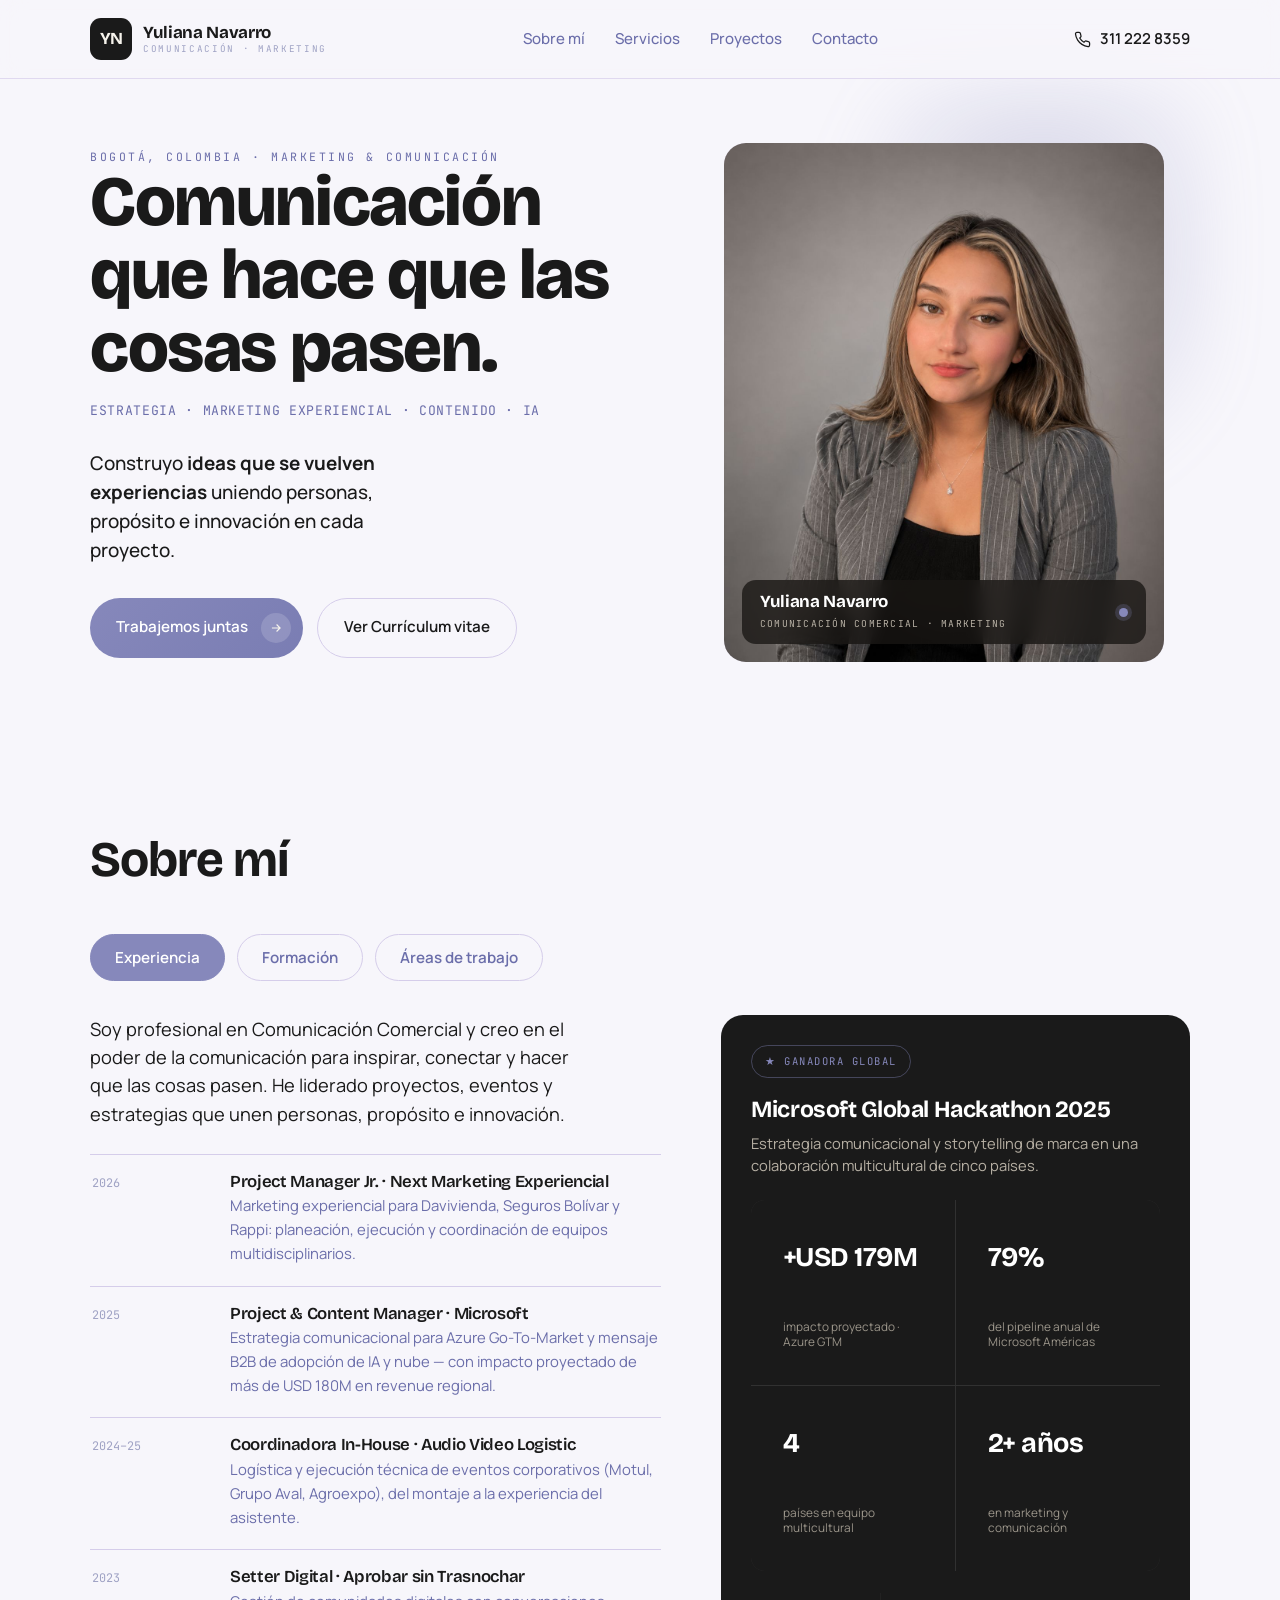
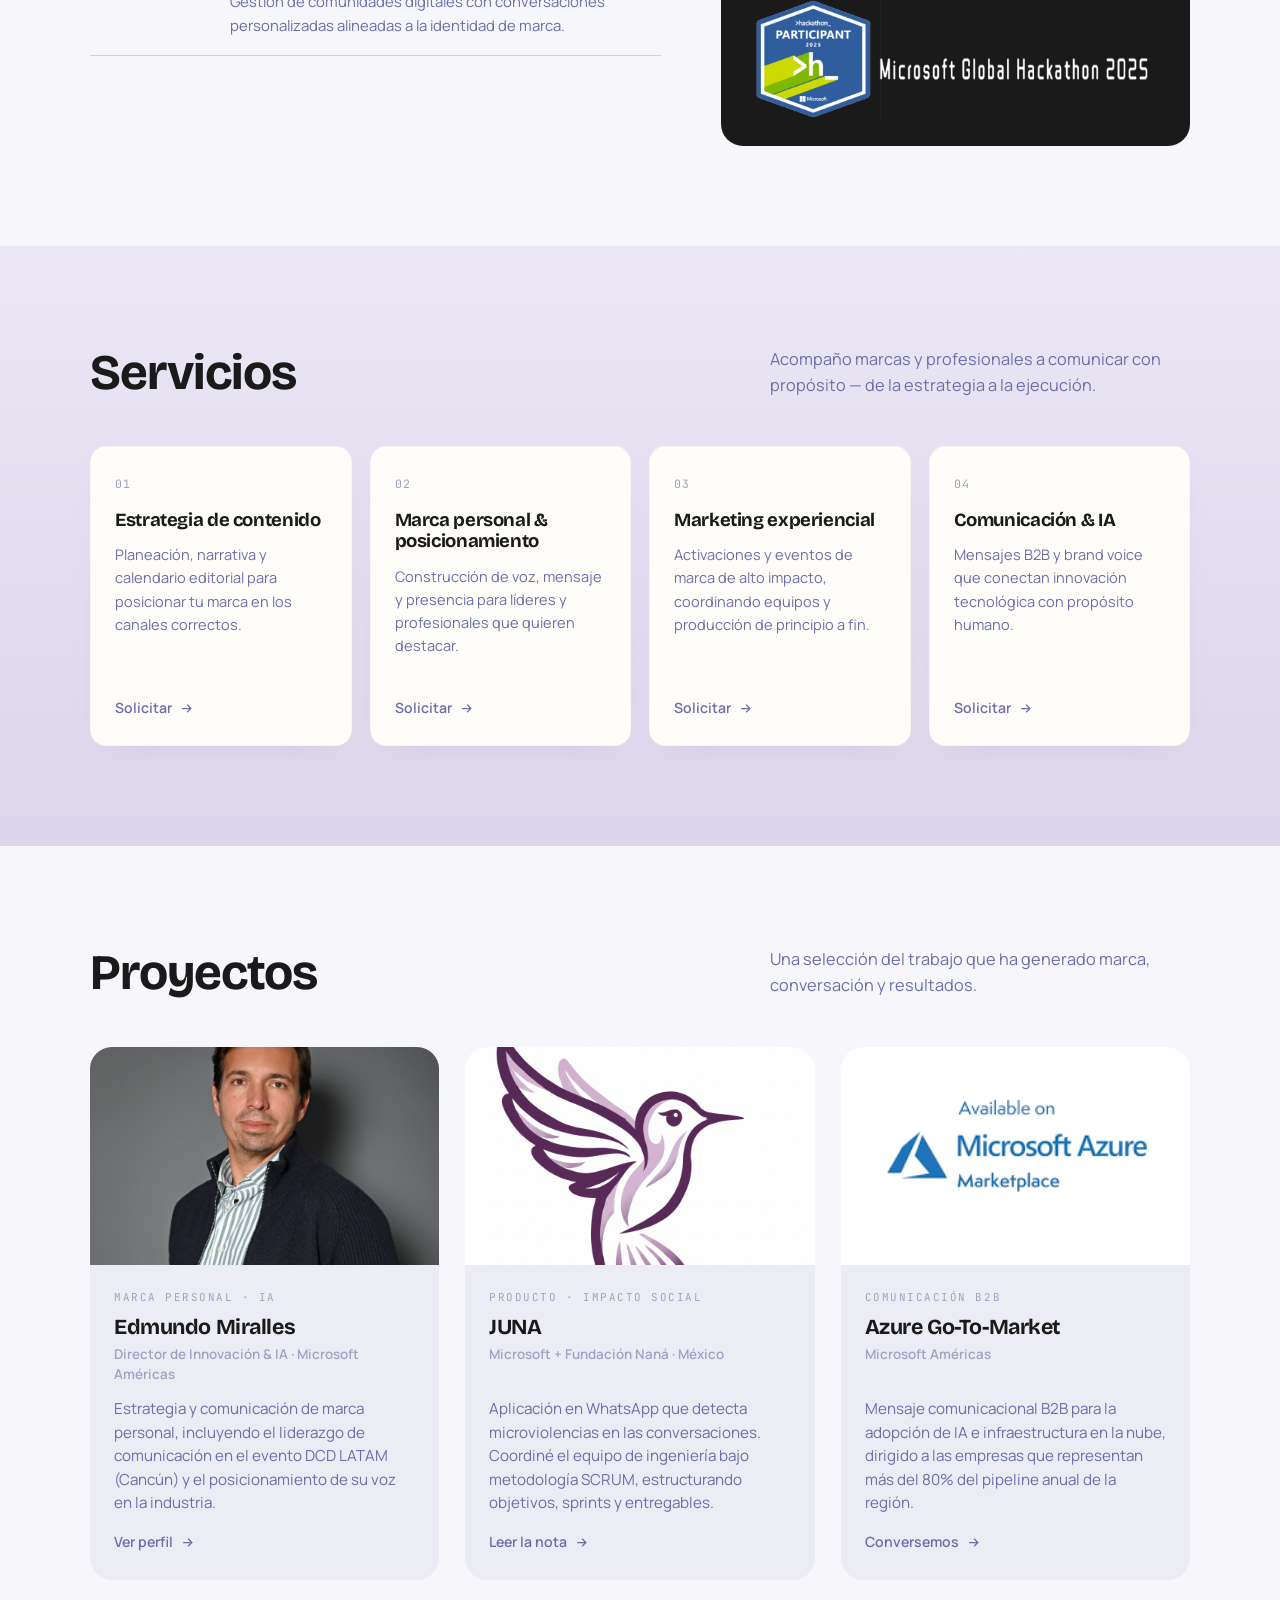
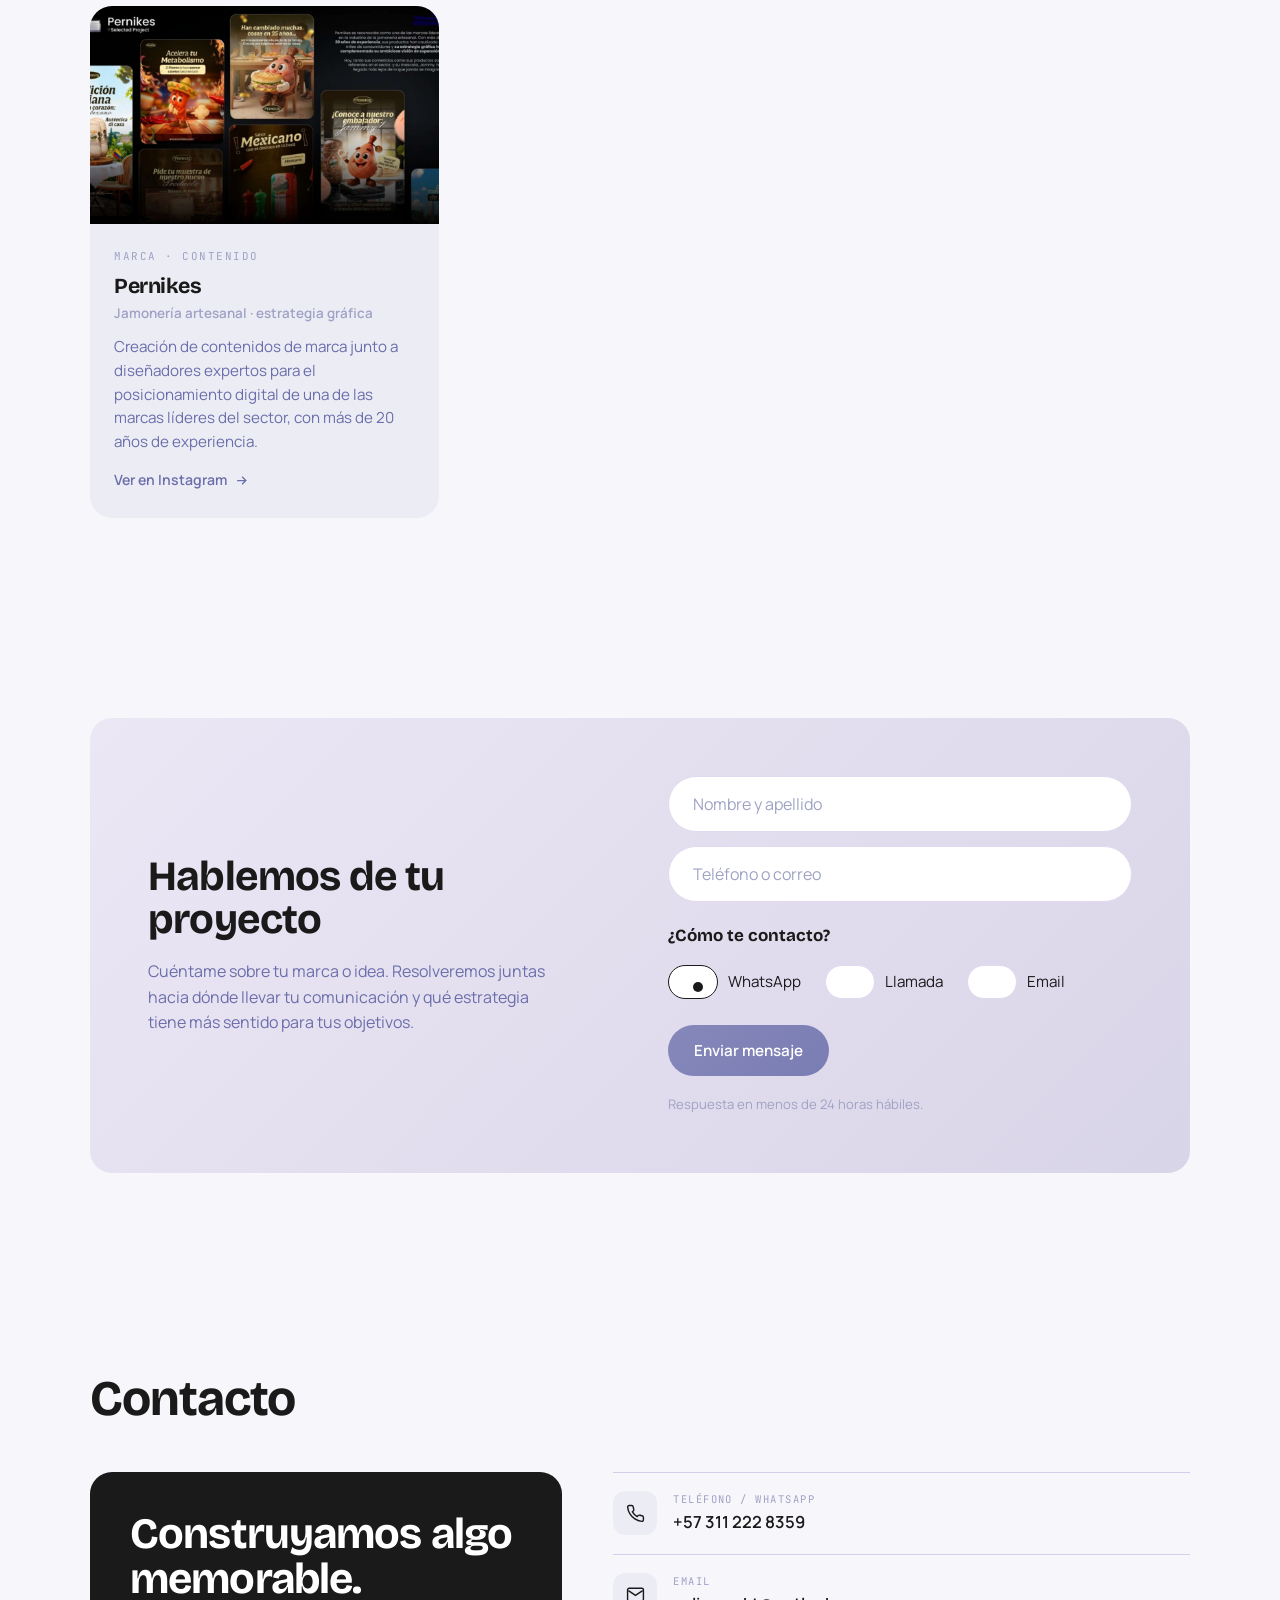
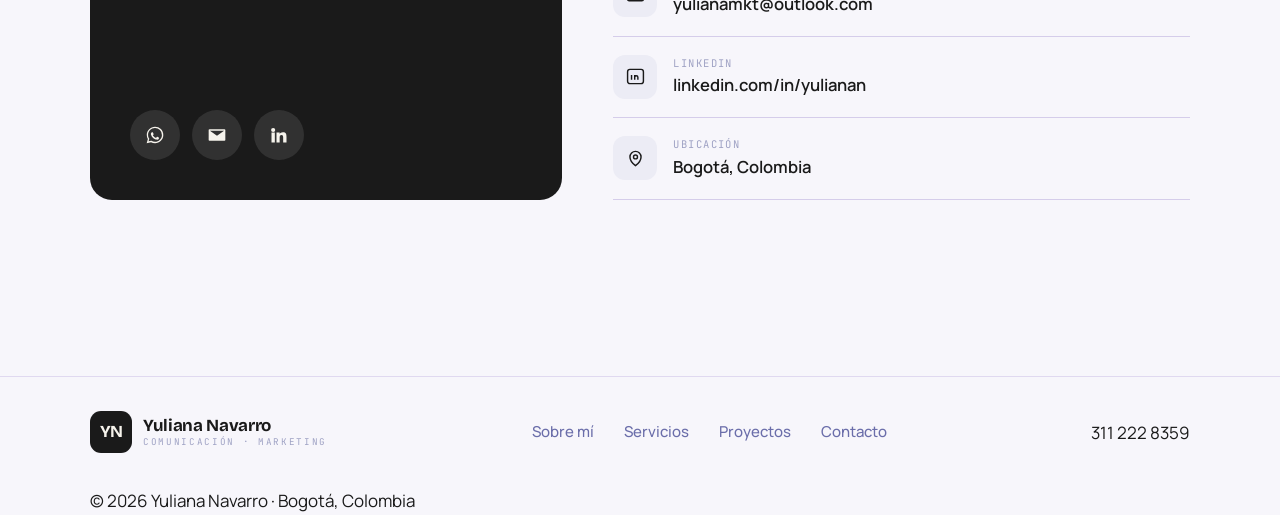
<file: index.html>
<!DOCTYPE html>
<html lang="es">
<head>
<meta charset="UTF-8">
<meta name="viewport" content="width=device-width, initial-scale=1.0">
<title>Yuliana Navarro · Comunicación & Marketing</title>
<link rel="preconnect" href="https://fonts.googleapis.com">
<link rel="preconnect" href="https://fonts.gstatic.com" crossorigin>
<link href="https://fonts.googleapis.com/css2?family=Bricolage+Grotesque:opsz,wght@12..96,500;12..96,600;12..96,700;12..96,800&family=Manrope:wght@400;500;600;700&family=JetBrains+Mono:wght@400;500&display=swap" rel="stylesheet">
<link rel="stylesheet" href="css/styles.css">
</head>
<body>

<!-- HEADER -->
<header class="site">
  <div class="wrap nav">
    <a class="logo" href="#top" aria-label="Yuliana Navarro inicio">
      <span class="mark">YN</span>
      <span class="name">Yuliana&nbsp;Navarro<small>Comunicación · Marketing</small></span>
    </a>
    <nav class="links">
      <a href="#sobre">Sobre mí</a>
      <a href="#servicios">Servicios</a>
      <a href="#proyectos">Proyectos</a>
      <a href="#contacto">Contacto</a>
    </nav>
    <a class="tel" href="tel:+573112228359">
      <svg viewBox="0 0 24 24"><path d="M22 16.92v3a2 2 0 0 1-2.18 2 19.79 19.79 0 0 1-8.63-3.07 19.5 19.5 0 0 1-6-6 19.79 19.79 0 0 1-3.07-8.67A2 2 0 0 1 4.11 2h3a2 2 0 0 1 2 1.72c.13.96.36 1.9.69 2.81a2 2 0 0 1-.45 2.11L8.09 9.91a16 16 0 0 0 6 6l1.27-1.27a2 2 0 0 1 2.11-.45c.91.33 1.85.56 2.81.69A2 2 0 0 1 22 16.92z"/></svg>
      311&nbsp;222&nbsp;8359
    </a>
    <button class="burger" id="burger" aria-label="Menú"><span></span><span></span><span></span></button>
  </div>
</header>

<a id="top"></a>

<!-- HERO -->
<section class="hero wrap">
  <div class="hero-grid">
    <div class="hero-left">
      <p class="eyebrow">Bogotá, Colombia · Marketing &amp; Comunicación</p>
      <h1>Comunicación que hace que las cosas pasen.</h1>
      <p class="sub">Estrategia · Marketing experiencial · Contenido · IA</p>
      <p class="mission">Construyo <b>ideas que se vuelven experiencias</b> uniendo personas, propósito e innovación en cada proyecto.</p>
      <div class="hero-actions">
        <a class="btn btn-accent" href="#contacto">Trabajemos juntas <span class="ico"><svg viewBox="0 0 24 24"><path d="M5 12h14M13 6l6 6-6 6"/></svg></span></a>
        <a class="btn btn-ghost" href="assets/pdf/Yuliana-Navarro-CV.pdf" target="_blank" rel="noopener">Ver Currículum vitae</a>
      </div>
    </div>
    <div class="hero-photo-wrap">
      <img class="hero-photo" src="assets/images/yuliana.jpg" alt="Yuliana Navarro">
      <div class="name-badge">
        <div>
          <h3>Yuliana Navarro</h3>
          <p>Comunicación Comercial · Marketing</p>
        </div>
        <span class="dot"></span>
      </div>
    </div>
  </div>
</section>

<!-- SOBRE MÍ -->
<section class="sec wrap" id="sobre">
  <div class="sec-head"><h2>Sobre mí</h2></div>

  <div class="tabs" id="tabs">
    <button class="tab active" data-tab="exp">Experiencia</button>
    <button class="tab" data-tab="form">Formación</button>
    <button class="tab" data-tab="areas">Áreas de trabajo</button>
  </div>

  <div class="about-grid">
    <div>
      <p class="about-intro">Soy profesional en Comunicación Comercial y creo en el poder de la comunicación para inspirar, conectar y hacer que las cosas pasen. He liderado proyectos, eventos y estrategias que unen personas, propósito e innovación.</p>

      <!-- Experiencia -->
      <div class="panel active" data-panel="exp">
        <ul class="exp-list">
          <li><span class="yr">2026</span><div><h4>Project Manager Jr. · Next Marketing Experiencial</h4><p>Marketing experiencial para Davivienda, Seguros Bolívar y Rappi: planeación, ejecución y coordinación de equipos multidisciplinarios.</p></div></li>
          <li><span class="yr">2025</span><div><h4>Project &amp; Content Manager · Microsoft</h4><p>Estrategia comunicacional para Azure Go-To-Market y mensaje B2B de adopción de IA y nube — con impacto proyectado de más de USD 180M en revenue regional.</p></div></li>
          <li><span class="yr">2024–25</span><div><h4>Coordinadora In-House · Audio Video Logistic</h4><p>Logística y ejecución técnica de eventos corporativos (Motul, Grupo Aval, Agroexpo), del montaje a la experiencia del asistente.</p></div></li>
          <li><span class="yr">2023</span><div><h4>Setter Digital · Aprobar sin Trasnochar</h4><p>Gestión de comunidades digitales con conversaciones personalizadas alineadas a la identidad de marca.</p></div></li>
        </ul>
      </div>

      <!-- Formación -->
      <div class="panel" data-panel="form">
        <details class="acc" open>
          <summary>Educación<span class="pm"></span></summary>
          <div class="acc-body">
            <div class="yr">Formación profesional</div>
            <strong>SENA</strong> — Tecnóloga en Comunicación Comercial.<br>
            <strong>SENA</strong> — Marketing Digital (2023).<br>
            <strong>Bootcamp MinTIC</strong> — Análisis de Datos.<br>
            <strong>Smart Academia</strong> — Inglés A2–B1 (en curso).
          </div>
        </details>
        <details class="acc">
          <summary>Reconocimientos<span class="pm"></span></summary>
          <div class="acc-body">
            <div class="yr">2025</div>
            <strong>Ganadora Global · Microsoft Global Hackathon 2025</strong> — proyecto para marketers desarrollado con equipos de cinco países; lideré la estrategia comunicacional y el storytelling de marca.
          </div>
        </details>
        <details class="acc">
          <summary>Herramientas<span class="pm"></span></summary>
          <div class="acc-body">
            <div class="yr">Stack de trabajo</div>
            Azure · Microsoft 365 · ClickUp · Notion · Google Workspace · Canva · CapCut · Adobe Express · Buffer · Claude &amp; ChatGPT · Metodologías ágiles (SCRUM).
          </div>
        </details>
      </div>

      <!-- Áreas -->
      <div class="panel" data-panel="areas">
        <div class="area-chips">
          <span>Marketing experiencial</span>
          <span>Estrategia de contenido</span>
          <span>Marca personal &amp; posicionamiento</span>
          <span>Comunicación B2B</span>
          <span>Gestión de proyectos &amp; eventos</span>
          <span>Brand voice</span>
          <span>Comunicación con IA</span>
          <span>Manejo de equipos</span>
        </div>
      </div>
    </div>

    <aside class="creds">
      <span class="badge">★ Ganadora Global</span>
      <h3>Microsoft Global Hackathon 2025</h3>
      <p class="sub">Estrategia comunicacional y storytelling de marca en una colaboración multicultural de cinco países.</p>
      <div class="stats">
        <div><div class="n">+USD 180M</div><div class="l">impacto proyectado · Azure GTM</div></div>
        <div><div class="n">80%</div><div class="l">del pipeline anual de Microsoft Américas</div></div>
        <div><div class="n">5</div><div class="l">países en equipo multicultural</div></div>
        <div><div class="n">3+ años</div><div class="l">en marketing y comunicación</div></div>
      </div>
      <div class="brands">
        <a href="https://www.credly.com/badges/2b98e32e-b417-486b-a475-18cc60edcf2c/linked_in_profile" target="_blank" rel="noopener">
          <img src="assets/images/microsoft-global.png" alt="Microsoft Global" class="logo-brand">
        </a>
      </div>
    </aside>
  </div>
</section>

<!-- SERVICIOS -->
<section class="sec wrap" id="servicios">
  <div class="sec-head">
    <h2>Servicios</h2>
    <p class="lead">Acompaño marcas y profesionales a comunicar con propósito — de la estrategia a la ejecución.</p>
  </div>
  <div class="svc-grid">
    <article class="svc">
      <span class="num">01</span>
      <h3>Estrategia de contenido</h3>
      <p>Planeación, narrativa y calendario editorial para posicionar tu marca en los canales correctos.</p>
      <a class="lnk" href="#contacto">Solicitar <svg viewBox="0 0 24 24"><path d="M5 12h14M13 6l6 6-6 6"/></svg></a>
    </article>
    <article class="svc">
      <span class="num">02</span>
      <h3>Marca personal &amp; posicionamiento</h3>
      <p>Construcción de voz, mensaje y presencia para líderes y profesionales que quieren destacar.</p>
      <a class="lnk" href="#contacto">Solicitar <svg viewBox="0 0 24 24"><path d="M5 12h14M13 6l6 6-6 6"/></svg></a>
    </article>
    <article class="svc">
      <span class="num">03</span>
      <h3>Marketing experiencial</h3>
      <p>Activaciones y eventos de marca de alto impacto, coordinando equipos y producción de principio a fin.</p>
      <a class="lnk" href="#contacto">Solicitar <svg viewBox="0 0 24 24"><path d="M5 12h14M13 6l6 6-6 6"/></svg></a>
    </article>
    <article class="svc">
      <span class="num">04</span>
      <h3>Comunicación &amp; IA</h3>
      <p>Mensajes B2B y brand voice que conectan innovación tecnológica con propósito humano.</p>
      <a class="lnk" href="#contacto">Solicitar <svg viewBox="0 0 24 24"><path d="M5 12h14M13 6l6 6-6 6"/></svg></a>
    </article>
  </div>
</section>

<!-- PROYECTOS -->
<section class="sec wrap" id="proyectos">
  <div class="sec-head">
    <h2>Proyectos</h2>
    <p class="lead">Una selección del trabajo que ha generado marca, conversación y resultados.</p>
  </div>
  <div class="proj-grid">
    <article class="proj">
      <img class="thumb" src="assets/images/edmundo.png" alt="Proyecto Edmundo Miralles">
      <div class="body">
        <span class="tag">Marca personal · IA</span>
        <h3>Edmundo Miralles</h3>
        <p class="role">Director de Innovación &amp; IA · Microsoft Américas</p>
        <p>Estrategia y comunicación de marca personal, incluyendo el liderazgo de comunicación en el evento DCD LATAM (Cancún) y el posicionamiento de su voz en la industria.</p>
        <a class="lnk" href="https://www.linkedin.com/in/mundo/" target="_blank" rel="noopener">Ver perfil <svg viewBox="0 0 24 24"><path d="M5 12h14M13 6l6 6-6 6"/></svg></a>
      </div>
    </article>

    <article class="proj">
      <img class="thumb" src="assets/images/juna.png" alt="Proyecto JUNA">
      <div class="body">
        <span class="tag">Producto · Impacto social</span>
        <h3>JUNA</h3>
        <p class="role">Microsoft + Fundación Naná · México</p>
        <p>Aplicación en WhatsApp que detecta microviolencias en las conversaciones. Coordiné el equipo de ingeniería bajo metodología SCRUM, estructurando objetivos, sprints y entregables.</p>
        <a class="lnk" href="https://cimacnoticias.com.mx/2025/09/12/presentan-juna-herramienta-en-whatsapp-para-detectar-violencia-en-el-noviazgo/" target="_blank" rel="noopener">Leer la nota <svg viewBox="0 0 24 24"><path d="M5 12h14M13 6l6 6-6 6"/></svg></a>
      </div>
    </article>

    <article class="proj">
      <img class="thumb" src="assets/images/azure.png" alt="Proyecto Azure Go-To-Market">
      <div class="body">
        <span class="tag">Comunicación B2B</span>
        <h3>Azure Go-To-Market</h3>
        <p class="role">Microsoft Américas</p>
        <p>Mensaje comunicacional B2B para la adopción de IA e infraestructura en la nube, dirigido a las empresas que representan más del 80% del pipeline anual de la región.</p>
        <a class="lnk" href="#contacto">Conversemos <svg viewBox="0 0 24 24"><path d="M5 12h14M13 6l6 6-6 6"/></svg></a>
      </div>
    </article>

    <article class="proj">
      <img class="thumb" src="assets/images/pernikes.png" alt="Proyecto Pernikes">
      <div class="body">
        <span class="tag">Marca · Contenido</span>
        <h3>Pernikes</h3>
        <p class="role">Jamonería artesanal · estrategia gráfica</p>
        <p>Creación de contenidos de marca junto a diseñadores expertos para el posicionamiento digital de una de las marcas líderes del sector, con más de 20 años de experiencia.</p>
        <a class="lnk" href="https://www.instagram.com/pernikes" target="_blank" rel="noopener">Ver en Instagram <svg viewBox="0 0 24 24"><path d="M5 12h14M13 6l6 6-6 6"/></svg></a>
      </div>
    </article>
  </div>
</section>

<!-- FORM -->
<section class="sec wrap" id="agenda">
  <div class="form-band">
    <div class="form-grid">
      <div>
        <h2>Hablemos de tu proyecto</h2>
        <p class="lead">Cuéntame sobre tu marca o idea. Resolveremos juntas hacia dónde llevar tu comunicación y qué estrategia tiene más sentido para tus objetivos.</p>
      </div>
      <form class="consult" id="consultForm">
        <input type="text" name="nombre" placeholder="Nombre y apellido" required>
        <input type="text" name="contacto" placeholder="Teléfono o correo" required>
        <p class="radio-q">¿Cómo te contacto?</p>
        <div class="radio-row">
          <label><input type="radio" name="via" value="WhatsApp" checked> WhatsApp</label>
          <label><input type="radio" name="via" value="Llamada"> Llamada</label>
          <label><input type="radio" name="via" value="Email"> Email</label>
        </div>
        <button class="btn btn-accent" type="submit">Enviar mensaje</button>
        <p class="form-note">Respuesta en menos de 24 horas hábiles.</p>
      </form>
    </div>
  </div>
</section>

<!-- CONTACTO -->
<section class="sec wrap" id="contacto">
  <div class="sec-head"><h2>Contacto</h2></div>
  <div class="contact-grid">
    <div class="contact-cta">
      <div>
        <h2>Construyamos algo memorable.</h2>
      </div>
      <div class="socials">
        <a href="https://wa.me/573112228359" target="_blank" rel="noopener" aria-label="WhatsApp">
          <svg viewBox="0 0 24 24"><path d="M12.04 2C6.58 2 2.13 6.45 2.13 11.91c0 1.75.46 3.45 1.32 4.95L2 22l5.25-1.38c1.45.79 3.08 1.21 4.79 1.21h.01c5.46 0 9.91-4.45 9.91-9.91 0-2.65-1.03-5.14-2.9-7.01A9.82 9.82 0 0 0 12.04 2zm0 1.67c2.2 0 4.27.86 5.83 2.42a8.2 8.2 0 0 1 2.42 5.82c0 4.54-3.7 8.24-8.25 8.24-1.52 0-3.01-.41-4.31-1.18l-.31-.18-3.11.82.83-3.04-.2-.32a8.18 8.18 0 0 1-1.26-4.34c0-4.54 3.7-8.24 8.25-8.24zm4.71 11.62c-.06-.1-.21-.16-.45-.28-.24-.12-1.42-.7-1.64-.78-.22-.08-.38-.12-.54.12-.16.24-.62.78-.76.94-.14.16-.28.18-.52.06-.24-.12-1.01-.37-1.93-1.19-.71-.64-1.19-1.42-1.33-1.66-.14-.24-.01-.37.11-.49.11-.11.24-.28.36-.42.12-.14.16-.24.24-.4.08-.16.04-.3-.02-.42-.06-.12-.54-1.3-.74-1.78-.2-.47-.39-.4-.54-.41h-.46c-.16 0-.42.06-.64.3-.22.24-.84.82-.84 2 0 1.18.86 2.32.98 2.48.12.16 1.69 2.58 4.1 3.62.57.25 1.02.4 1.37.51.58.18 1.1.16 1.51.1.46-.07 1.42-.58 1.62-1.14.2-.56.2-1.04.14-1.14z"/></svg>
        </a>
        <a href="mailto:yulianamkt@outlook.com" aria-label="Email">
          <svg viewBox="0 0 24 24"><path d="M3 5h18a1 1 0 0 1 1 1v12a1 1 0 0 1-1 1H3a1 1 0 0 1-1-1V6a1 1 0 0 1 1-1zm9 8L3.5 7h17z" fill-rule="evenodd"/></svg>
        </a>
        <a href="https://www.linkedin.com/in/yulianan/" target="_blank" rel="noopener" aria-label="LinkedIn">
          <svg viewBox="0 0 24 24"><path d="M4.98 3.5A2.5 2.5 0 1 1 5 8.5a2.5 2.5 0 0 1-.02-5zM3 9h4v12H3zM9 9h3.8v1.7h.05c.53-1 1.83-2.05 3.77-2.05C20.5 8.65 21 11.1 21 14.3V21h-4v-5.9c0-1.4-.03-3.2-1.95-3.2-1.96 0-2.26 1.53-2.26 3.1V21H9z"/></svg>
        </a>
      </div>
    </div>
    <div class="ci-list">
      <div class="ci-row">
        <span class="ic"><svg viewBox="0 0 24 24"><path d="M22 16.92v3a2 2 0 0 1-2.18 2 19.79 19.79 0 0 1-8.63-3.07 19.5 19.5 0 0 1-6-6 19.79 19.79 0 0 1-3.07-8.67A2 2 0 0 1 4.11 2h3a2 2 0 0 1 2 1.72c.13.96.36 1.9.69 2.81a2 2 0 0 1-.45 2.11L8.09 9.91a16 16 0 0 0 6 6l1.27-1.27a2 2 0 0 1 2.11-.45c.91.33 1.85.56 2.81.69A2 2 0 0 1 22 16.92z"/></svg></span>
        <div><div class="lab">Teléfono / WhatsApp</div><a class="val" href="tel:+573112228359">+57 311 222 8359</a></div>
      </div>
      <div class="ci-row">
        <span class="ic"><svg viewBox="0 0 24 24"><rect x="2" y="4" width="20" height="16" rx="2"/><path d="M3 7l9 6 9-6"/></svg></span>
        <div><div class="lab">Email</div><a class="val" href="mailto:yulianamkt@outlook.com">yulianamkt@outlook.com</a></div>
      </div>
      <div class="ci-row">
        <span class="ic"><svg viewBox="0 0 24 24"><rect x="2" y="3" width="20" height="18" rx="3"/><path d="M7 10v6M7 7v.01M11 16v-3a2 2 0 0 1 4 0v3M11 16v-6"/></svg></span>
        <div><div class="lab">LinkedIn</div><a class="val" href="https://www.linkedin.com/in/yulianan/" target="_blank" rel="noopener">linkedin.com/in/yulianan</a></div>
      </div>
      <div class="ci-row">
        <span class="ic"><svg viewBox="0 0 24 24"><path d="M12 21s-7-5.2-7-11a7 7 0 0 1 14 0c0 5.8-7 11-7 11z"/><circle cx="12" cy="10" r="2.5"/></svg></span>
        <div><div class="lab">Ubicación</div><span class="val">Bogotá, Colombia</span></div>
      </div>
    </div>
  </div>
</section>

<!-- FOOTER -->
<footer class="site">
  <div class="wrap foot">
    <a class="logo" href="#top">
      <span class="mark">YN</span>
      <span class="name">Yuliana&nbsp;Navarro<small>Comunicación · Marketing</small></span>
    </a>
    <nav class="links" style="display:flex">
      <a href="#sobre">Sobre mí</a>
      <a href="#servicios">Servicios</a>
      <a href="#proyectos">Proyectos</a>
      <a href="#contacto">Contacto</a>
    </nav>
    <a class="tel" href="tel:+573112228359" style="display:flex">
      <svg viewBox="0 0 24 24"><path d="M22 16.92v3a2 2 0 0 1-2.18 2 19.79 19.79 0 0 1-8.63-3.07 19.5 19.5 0 0 1-6-6 19.79 19.79 0 0 1-3.07-8.67A2 2 0 0 1 4.11 2h3a2 2 0 0 1 2 1.72c.13.96.36 1.9.69 2.81a2 2 0 0 1-.45 2.11L8.09 9.91a16 16 0 0 0 6 6l1.27-1.27a2 2 0 0 1 2.11-.45c.91.33 1.85.56 2.81.69A2 2 0 0 1 22 16.92z"/></svg>
      311&nbsp;222&nbsp;8359
    </a>
  </div>
  <div class="wrap copy">© 2026 Yuliana Navarro · Bogotá, Colombia</div>
</footer>

<script src="js/main.js"></script>
</body>
</html>
</file>
<file: css/styles.css>
:root{
    --bg:#F7F6FB;
    --surface:#ECECF5;
    --surface-2:#E3DDF1;
    --ink:#1A1A1A;
    --ink-2:#2A2A2A;
    --text:#1A1A1A;
    --muted:#6B6EAA;
    --muted-2:#9FA2C4;
    --line:#E0D9F0;
    --line-2:#D5CDEA;
    --white:#fff;
    --cream:#EBE7F5;
    --clay:#D5CDEA;
    --honey:#8688BB;
    --honey-d:#6B6EAA;
    --accent:#8688BB;
    --accent-d:#6B6EAA;
    --accent-soft:#EBE7F5;
    --gold:#8688BB;
    --r-lg:22px;
    --r-md:16px;
    --r-sm:12px;
    --maxw:1180px;
    --pad:clamp(20px,5vw,40px);
    --ff-head:"Bricolage Grotesque",system-ui,sans-serif;
    --ff-body:"Manrope",system-ui,sans-serif;
    --ff-mono:"JetBrains Mono",monospace;
  }
  *{box-sizing:border-box;margin:0;padding:0}
  html{scroll-behavior:smooth}
  body{background:var(--bg);color:var(--text);font-family:var(--ff-body);font-size:17px;line-height:1.6;-webkit-font-smoothing:antialiased;text-rendering:optimizeLegibility;overflow-x:hidden}
  .wrap{max-width:var(--maxw);margin:0 auto;padding-inline:var(--pad)}
  h1,h2,h3,h4{font-family:var(--ff-head);font-weight:700;line-height:1.04;letter-spacing:-0.02em;color:var(--ink)}
  a{color:inherit;text-decoration:none}
  img{max-width:100%;display:block}
  .eyebrow{font-family:var(--ff-mono);font-size:.72rem;letter-spacing:.22em;text-transform:uppercase;color:var(--accent-d)}

  .btn{display:inline-flex;align-items:center;gap:.6em;font-family:var(--ff-body);font-weight:600;font-size:.95rem;border:none;cursor:pointer;border-radius:999px;padding:15px 26px;transition:transform .18s ease,background .18s ease,box-shadow .18s ease;white-space:nowrap}
  .btn-dark{background:var(--ink);color:#F6F3EC}
  .btn-dark:hover{background:#000;transform:translateY(-2px);box-shadow:0 12px 28px -14px rgba(0,0,0,.55)}
  .btn-accent{background:linear-gradient(135deg,var(--honey),#7A7DB3);color:#fff}
  .btn-accent:hover{filter:brightness(1.05);transform:translateY(-2px);box-shadow:0 16px 32px -14px rgba(134,136,187,.65)}
  .btn-accent .ico{background:rgba(255,255,255,.16)}
  .btn-accent .ico svg{stroke:#fff}
  .btn-ghost{background:transparent;color:var(--ink);border:1.5px solid var(--line-2)}
  .btn-ghost:hover{border-color:var(--ink);background:var(--ink);color:#F6F3EC}
  .btn .ico{width:30px;height:30px;border-radius:999px;background:rgba(255,255,255,.16);display:grid;place-items:center;margin-right:-14px;margin-left:4px}
  .btn .ico svg{width:14px;height:14px;stroke:#F6F3EC;fill:none;stroke-width:2}

  header.site{position:sticky;top:0;z-index:50;background:rgba(247,246,251,.82);backdrop-filter:blur(12px);border-bottom:1px solid var(--line)}
  .nav{display:flex;align-items:center;justify-content:space-between;gap:24px;height:78px}
  .logo{display:flex;align-items:center;gap:11px}
  .logo .mark{width:42px;height:42px;border-radius:11px;background:var(--ink);color:#F6F3EC;display:grid;place-items:center;font-family:var(--ff-head);font-weight:700;font-size:1.05rem;letter-spacing:-.04em}
  .logo .name{font-family:var(--ff-head);font-weight:700;font-size:1.06rem;letter-spacing:-.02em;color:var(--ink);line-height:1.05}
  .logo .name small{display:block;font-family:var(--ff-mono);font-weight:400;font-size:.58rem;letter-spacing:.18em;text-transform:uppercase;color:var(--muted-2);margin-top:3px}
  nav.links{display:flex;gap:30px}
  nav.links a{font-size:.94rem;font-weight:500;color:var(--muted);transition:color .15s;position:relative;display:inline-block}
  nav.links a::after{content:"";position:absolute;bottom:-4px;left:0;width:0;height:2px;background:var(--honey);transition:width .3s ease;border-radius:1px}
  nav.links a:hover{color:var(--ink)}
  nav.links a:active{color:var(--accent-d)}
  nav.links a:hover::after{width:100%}
  nav.links a:active::after{width:100%;background:var(--accent-d)}
  .nav .tel{display:flex;align-items:center;gap:9px;font-weight:600;font-size:.94rem;color:var(--ink)}
  .nav .tel svg{width:17px;height:17px;stroke:var(--ink);fill:none;stroke-width:1.8}
  .burger{display:none;background:none;border:none;cursor:pointer;flex-direction:column;gap:5px;padding:8px;transition:all .3s ease;z-index:51}
  .burger span{width:24px;height:2px;background:var(--ink);border-radius:2px;transition:all .3s ease}
  .burger.open span:nth-child(1){transform:rotate(45deg) translateY(12px)}
  .burger.open span:nth-child(2){opacity:0}
  .burger.open span:nth-child(3){transform:rotate(-45deg) translateY(-12px)}

  /* Hero */
  .hero{padding-top:clamp(36px,6vw,64px);padding-bottom:clamp(40px,6vw,72px)}
  .hero-grid{display:grid;grid-template-columns:1.05fr .95fr;gap:clamp(28px,5vw,64px);align-items:center}
  .hero h1{font-size:clamp(2.6rem,6vw,4.4rem);font-weight:800}
  .hero .sub{margin-top:14px;font-family:var(--ff-mono);font-size:.82rem;letter-spacing:.05em;color:var(--muted);text-transform:uppercase}
  .hero .mission{margin-top:28px;font-size:1.18rem;line-height:1.55;color:var(--text);max-width:30ch;font-weight:500}
  .hero .mission b{color:var(--ink);font-weight:700}
  .hero-actions{margin-top:32px;display:flex;gap:14px;flex-wrap:wrap}
  .hero-photo-wrap{position:relative;width:100%;max-width:440px;margin-inline:auto}
  .hero-photo{width:100%;aspect-ratio:1/1.18;object-fit:cover;object-position:50% 18%;border-radius:var(--r-lg);background:var(--surface-2)}
  .name-badge{position:absolute;left:18px;bottom:18px;right:18px;background:rgba(25,23,20,.78);backdrop-filter:blur(8px);color:#F6F3EC;border-radius:14px;padding:13px 18px;display:flex;align-items:center;justify-content:space-between;gap:12px}
  .name-badge h3{color:#fff;font-size:1.06rem;font-weight:700;line-height:1.1}
  .name-badge p{font-family:var(--ff-mono);font-size:.6rem;letter-spacing:.13em;text-transform:uppercase;color:#B7B0A4;margin-top:4px}
  .name-badge .dot{width:9px;height:9px;border-radius:999px;background:#7CD17C;flex:none;box-shadow:0 0 0 4px rgba(124,209,124,.18)}

  .sec{padding-block:clamp(54px,8vw,100px)}
  .sec-head{display:flex;align-items:flex-end;justify-content:space-between;gap:24px;margin-bottom:clamp(28px,4vw,48px)}
  .sec-head h2{font-size:clamp(2.1rem,4.6vw,3.1rem)}
  .sec-head .lead{max-width:42ch;color:var(--muted);font-size:1.02rem}

  /* About */
  .tabs{display:flex;gap:12px;flex-wrap:wrap;margin-bottom:34px}
  .tab{font-family:var(--ff-body);font-weight:600;font-size:.95rem;border:1.5px solid var(--line-2);background:transparent;color:var(--muted);border-radius:999px;padding:12px 24px;cursor:pointer;transition:all .18s}
  .tab:hover{color:var(--ink);border-color:var(--ink)}
  .tab.active{background:var(--honey);color:#fff;border-color:var(--honey)}
  .about-grid{display:grid;grid-template-columns:1fr .82fr;gap:clamp(30px,5vw,60px);align-items:start}
  .about-intro{font-size:1.14rem;line-height:1.55;color:var(--text);margin-bottom:26px;max-width:46ch}
  .panel{display:none;animation:fade .4s ease}
  .panel.active{display:block}
  @keyframes fade{from{opacity:0;transform:translateY(8px)}to{opacity:1;transform:none}}
  details.acc{border-top:1px solid var(--line-2)}
  details.acc:last-child{border-bottom:1px solid var(--line-2)}
  details.acc summary{list-style:none;cursor:pointer;display:flex;align-items:center;justify-content:space-between;gap:16px;padding:18px 2px;font-family:var(--ff-head);font-weight:600;font-size:1.08rem;color:var(--ink)}
  details.acc summary::-webkit-details-marker{display:none}
  details.acc summary .pm{position:relative;width:18px;height:18px;flex:none}
  details.acc summary .pm::before,details.acc summary .pm::after{content:"";position:absolute;background:var(--ink);border-radius:2px;transition:transform .25s}
  details.acc summary .pm::before{left:0;top:8px;width:18px;height:2px}
  details.acc summary .pm::after{left:8px;top:0;width:2px;height:18px}
  details.acc[open] summary .pm::after{transform:scaleY(0)}
  details.acc .acc-body{padding:0 2px 22px;color:var(--muted);font-size:.97rem;line-height:1.65}
  details.acc .acc-body .yr{font-family:var(--ff-mono);font-size:.72rem;letter-spacing:.05em;color:var(--muted-2);margin-bottom:8px}
  details.acc .acc-body strong{color:var(--text);font-weight:600}
  .exp-list{list-style:none;display:flex;flex-direction:column;gap:2px}
  .exp-list li{border-top:1px solid var(--line-2);padding:18px 2px;display:grid;grid-template-columns:120px 1fr;gap:18px;align-items:baseline}
  .exp-list li:last-child{border-bottom:1px solid var(--line-2)}
  .exp-list .yr{font-family:var(--ff-mono);font-size:.74rem;color:var(--muted-2);white-space:nowrap}
  .exp-list h4{font-size:1.05rem;font-weight:600}
  .exp-list p{font-size:.93rem;color:var(--muted);margin-top:4px}
  .area-chips{display:flex;flex-wrap:wrap;gap:12px}
  .area-chips span{border:1.5px solid var(--line-2);border-radius:999px;padding:11px 20px;font-weight:600;font-size:.95rem;color:var(--ink)}

  /* Highlights panel (about right) */
  .creds{background:var(--ink);color:#EEEAE1;border-radius:var(--r-lg);padding:30px 30px 26px;position:sticky;top:100px}
  .creds .badge{display:inline-flex;align-items:center;gap:8px;font-family:var(--ff-mono);font-size:.66rem;letter-spacing:.14em;text-transform:uppercase;color:var(--gold);border:1px solid rgba(134,136,187,.4);border-radius:999px;padding:7px 13px}
  .creds h3{color:#fff;font-size:1.45rem;margin-top:18px;line-height:1.12}
  .creds .sub{color:#B7B0A4;font-size:.92rem;margin-top:10px;line-height:1.5}
  .stats{display:grid;grid-template-columns:1fr 1fr;gap:1px;background:rgba(255,255,255,.1);border-radius:14px;overflow:hidden;margin-top:24px}
  .stats div{background:var(--ink);padding:18px 16px;opacity:0;animation:statsIn .6s cubic-bezier(.22,.61,.36,1) forwards}
  .stats div:nth-child(1){animation-delay:.1s}
  .stats div:nth-child(2){animation-delay:.2s}
  .stats div:nth-child(3){animation-delay:.3s}
  .stats div:nth-child(4){animation-delay:.4s}
  @keyframes statsIn{from{opacity:0;transform:scale(.95)}to{opacity:1;transform:scale(1)}}
  .stats .n{font-family:var(--ff-head);font-weight:700;font-size:1.7rem;color:#fff;letter-spacing:-.02em;min-height:1.7em}
  .stats .l{font-size:.74rem;color:#9b958a;margin-top:3px;line-height:1.3}
  .brands{margin-top:22px;display:flex;flex-wrap:wrap;gap:8px 16px}
  .brands span{font-family:var(--ff-head);font-weight:600;font-size:.92rem;color:#cbc5ba}

  /* Services */
  .svc-grid{display:grid;grid-template-columns:repeat(4,1fr);gap:18px}
  .svc{background:#FFFDF9;border:1px solid rgba(134,136,187,.07);border-radius:var(--r-md);padding:28px 24px 26px;display:flex;flex-direction:column;min-height:300px;box-shadow:0 10px 30px -22px rgba(134,136,187,.4);transition:transform .2s,box-shadow .2s}
  .svc:hover{transform:translateY(-4px);box-shadow:0 26px 48px -28px rgba(134,136,187,.5)}
  .svc .num{font-family:var(--ff-mono);font-size:.72rem;color:var(--muted-2);letter-spacing:.1em}
  .svc h3{font-size:1.16rem;margin-top:16px;line-height:1.15}
  .svc p{font-size:.91rem;color:var(--muted);margin-top:12px;flex:1}
  .svc .lnk{margin-top:18px;font-weight:600;font-size:.88rem;color:var(--accent-d);display:inline-flex;align-items:center;gap:7px}
  .svc .lnk svg{width:15px;height:15px;stroke:var(--accent-d);fill:none;stroke-width:2;transition:transform .2s}
  .svc:hover .lnk svg{transform:translateX(4px)}

  /* Projects */
  .proj-grid{display:grid;grid-template-columns:repeat(3,1fr);gap:clamp(18px,2.4vw,26px)}
  .proj{background:var(--surface);border-radius:var(--r-lg);overflow:hidden;display:flex;flex-direction:column;transition:transform .2s,box-shadow .2s}
  .proj:hover{transform:translateY(-4px);box-shadow:0 26px 50px -30px rgba(0,0,0,.45)}
  .proj .thumb{width:100%;aspect-ratio:16/10;object-fit:cover;background:#1a1a1a}
  .proj .body{padding:24px 24px 26px;display:flex;flex-direction:column;flex:1}
  .proj .tag{font-family:var(--ff-mono);font-size:.68rem;letter-spacing:.14em;text-transform:uppercase;color:var(--muted-2)}
  .proj h3{font-size:1.34rem;margin-top:10px}
  .proj .role{font-size:.84rem;color:var(--muted-2);margin-top:5px;font-weight:600}
  .proj p{font-size:.95rem;color:var(--muted);margin-top:12px;line-height:1.55;flex:1}
  .proj .lnk{margin-top:16px;font-weight:600;font-size:.88rem;color:var(--accent-d);display:inline-flex;align-items:center;gap:7px}
  .proj .lnk svg{width:15px;height:15px;stroke:var(--accent-d);fill:none;stroke-width:2;transition:transform .2s}
  .proj:hover .lnk svg{transform:translateX(4px)}
  /* text-only project card */
  .proj.text{background:var(--ink);color:#EEEAE1}
  .proj.text .body{justify-content:space-between}
  .proj.text h3{color:#fff;font-size:1.5rem}
  .proj.text .tag{color:var(--honey)}
  .proj.text p{color:#B7B0A4}
  .proj.text .role{color:#9b958a}
  .proj.text .lnk{color:#fff}
  .proj.text .lnk svg{stroke:#fff}

  /* Form */
  .form-band{background:linear-gradient(135deg,var(--cream),#D9D5E8);border-radius:var(--r-lg);padding:clamp(30px,5vw,58px)}
  .form-grid{display:grid;grid-template-columns:1fr 1fr;gap:clamp(30px,5vw,56px);align-items:center}
  .form-grid h2{font-size:clamp(1.9rem,3.6vw,2.6rem)}
  .form-grid .lead{color:var(--muted);margin-top:18px;max-width:40ch;font-size:1rem}
  form.consult{display:flex;flex-direction:column;gap:14px}
  form.consult input{font-family:var(--ff-body);font-size:1rem;background:var(--white);border:1.5px solid var(--line);border-radius:999px;padding:16px 24px;color:var(--text);transition:border .15s}
  form.consult input::placeholder{color:var(--muted-2)}
  form.consult input:focus{outline:none;border-color:var(--accent)}
  .radio-q{font-weight:700;font-family:var(--ff-head);margin-top:6px;color:var(--ink)}
  .radio-row{display:flex;gap:24px;flex-wrap:wrap;margin-top:2px}
  .radio-row label{display:flex;align-items:center;gap:10px;cursor:pointer;font-size:.95rem;color:var(--text)}
  .radio-row input{appearance:none;width:20px;height:20px;border:1.5px solid var(--line-2);border-radius:999px;display:grid;place-items:center;cursor:pointer;transition:border .15s}
  .radio-row input:checked{border-color:var(--ink)}
  .radio-row input:checked::after{content:"";width:10px;height:10px;border-radius:999px;background:var(--ink)}
  form.consult .btn{align-self:flex-start;margin-top:12px}
  form.consult .btn:disabled{opacity:.6;cursor:not-allowed}
  .form-note{font-size:.82rem;color:var(--muted-2);margin-top:4px}
  .form-error{font-size:.85rem;color:#C41E3A;font-weight:500;margin-top:4px;margin-bottom:-8px}
  form.consult input.error{border-color:#C41E3A;background:rgba(196,30,58,.04)}

  /* Contact */
  .contact-grid{display:grid;grid-template-columns:.9fr 1.1fr;gap:clamp(28px,4vw,56px);align-items:stretch}
  .contact-cta{background:var(--ink);color:#EEEAE1;border-radius:var(--r-lg);padding:clamp(28px,4vw,40px);display:flex;flex-direction:column;justify-content:space-between;min-height:300px}
  .contact-cta h2{color:#fff;font-size:clamp(2rem,4vw,2.7rem)}
  .contact-cta p{color:#B7B0A4;margin-top:14px;font-size:1rem;max-width:30ch}
  .contact-cta .socials{display:flex;gap:12px;margin-top:30px}
  .contact-cta .socials a{width:50px;height:50px;border-radius:999px;background:rgba(255,255,255,.1);display:grid;place-items:center;transition:transform .15s,background .15s}
  .contact-cta .socials a:hover{transform:translateY(-3px);background:rgba(255,255,255,.2)}
  .contact-cta .socials svg{width:20px;height:20px;fill:#F6F3EC}
  .ci-list{display:flex;flex-direction:column;justify-content:center}
  .ci-row{display:flex;gap:16px;align-items:flex-start;padding:18px 0;border-top:1px solid var(--line-2)}
  .ci-row:last-child{border-bottom:1px solid var(--line-2)}
  .ci-row .ic{width:44px;height:44px;border-radius:12px;background:var(--surface);flex:none;display:grid;place-items:center}
  .ci-row .ic svg{width:19px;height:19px;stroke:var(--ink);fill:none;stroke-width:1.8}
  .ci-row .lab{font-family:var(--ff-mono);font-size:.66rem;letter-spacing:.14em;text-transform:uppercase;color:var(--muted-2)}
  .ci-row .val{font-weight:600;color:var(--ink);font-size:1.04rem;margin-top:2px;word-break:break-word}
  .ci-row a.val:hover{text-decoration:underline}

  footer.site{border-top:1px solid var(--line);margin-top:clamp(40px,6vw,80px)}
  .foot{display:flex;align-items:center;justify-content:space-between;gap:24px;padding-block:34px;flex-wrap:wrap}
  .foot .copy{text-align:center;padding-bottom:30px;color:var(--muted-2);font-size:.84rem;border-top:1px solid var(--line);padding-top:24px}

  @media(max-width:900px){
    nav.links{display:none;position:absolute;top:78px;left:0;right:0;background:var(--bg);flex-direction:column;gap:0;padding:8px 24px 20px;border-bottom:1px solid var(--line);z-index:49;max-height:calc(100vh - 78px);overflow-y:auto;transition:display .3s ease}
    nav.links.open{display:flex !important}
    nav.links a{padding:14px 0;border-bottom:1px solid var(--line-2);font-size:1rem;color:var(--ink);display:block}
    nav.links a:first-child{padding-top:20px}
    nav.links a:last-child{border-bottom:none}
    .nav .tel{display:none}
    .burger{display:flex}
    .hero-grid{grid-template-columns:1fr}
    .hero-photo-wrap{order:-1}
    .about-grid{grid-template-columns:1fr}
    .creds{position:static}
    .svc-grid{grid-template-columns:repeat(2,1fr)}
    .proj-grid{grid-template-columns:1fr 1fr}
    .form-grid,.contact-grid{grid-template-columns:1fr}
    .sec-head{flex-direction:column;align-items:flex-start}
    .exp-list li{grid-template-columns:1fr;gap:4px}
  }
  @media(max-width:560px){
    .svc-grid,.proj-grid{grid-template-columns:1fr}
    body{font-size:16px}
    .stats{grid-template-columns:1fr 1fr}
    .form-grid{gap:24px}
    form.consult{gap:12px}
    form.consult input{padding:14px 18px;font-size:16px}
    .radio-row{gap:16px}
    .radio-row label{font-size:.9rem}
    form.consult .btn{width:100%;align-self:stretch}
  }

  /* Animations */
  .hero-photo-wrap::before{content:"";position:absolute;inset:-12%;background:radial-gradient(55% 55% at 68% 26%,rgba(134,136,187,.34),transparent 72%);filter:blur(26px);z-index:-1}
  #servicios{position:relative;isolation:isolate}
  #servicios::before{content:"";position:absolute;top:0;bottom:0;left:50%;transform:translateX(-50%);width:100vw;background:linear-gradient(180deg,#EBE7F5,#DCD6EA);z-index:-1}
  .proj .thumb{transition:transform .6s cubic-bezier(.22,.61,.36,1)}
  .proj:hover .thumb{transform:scale(1.045)}
  .name-badge .dot{background:var(--honey);box-shadow:0 0 0 4px rgba(134,136,187,.22);animation:pulse 2.4s ease-in-out infinite}
  @keyframes pulse{0%,100%{box-shadow:0 0 0 4px rgba(134,136,187,.22)}50%{box-shadow:0 0 0 8px rgba(134,136,187,.06)}}
  @media (prefers-reduced-motion:no-preference){
    .reveal{opacity:0;transform:translateY(26px);transition:opacity .75s cubic-bezier(.22,.61,.36,1),transform .75s cubic-bezier(.22,.61,.36,1)}
    .reveal.in{opacity:1;transform:none}
    .hero-photo-wrap{opacity:0;transform:translateY(26px) scale(.98);animation:heroIn 1s cubic-bezier(.22,.61,.36,1) .15s forwards}
    .hero-left>*{opacity:0;transform:translateY(20px);animation:heroIn .8s cubic-bezier(.22,.61,.36,1) forwards}
    .hero-left>*:nth-child(1){animation-delay:.05s}
    .hero-left>*:nth-child(2){animation-delay:.13s}
    .hero-left>*:nth-child(3){animation-delay:.21s}
    .hero-left>*:nth-child(4){animation-delay:.29s}
    .hero-left>*:nth-child(5){animation-delay:.37s}
    @keyframes heroIn{to{opacity:1;transform:none}}
  }
</file>
